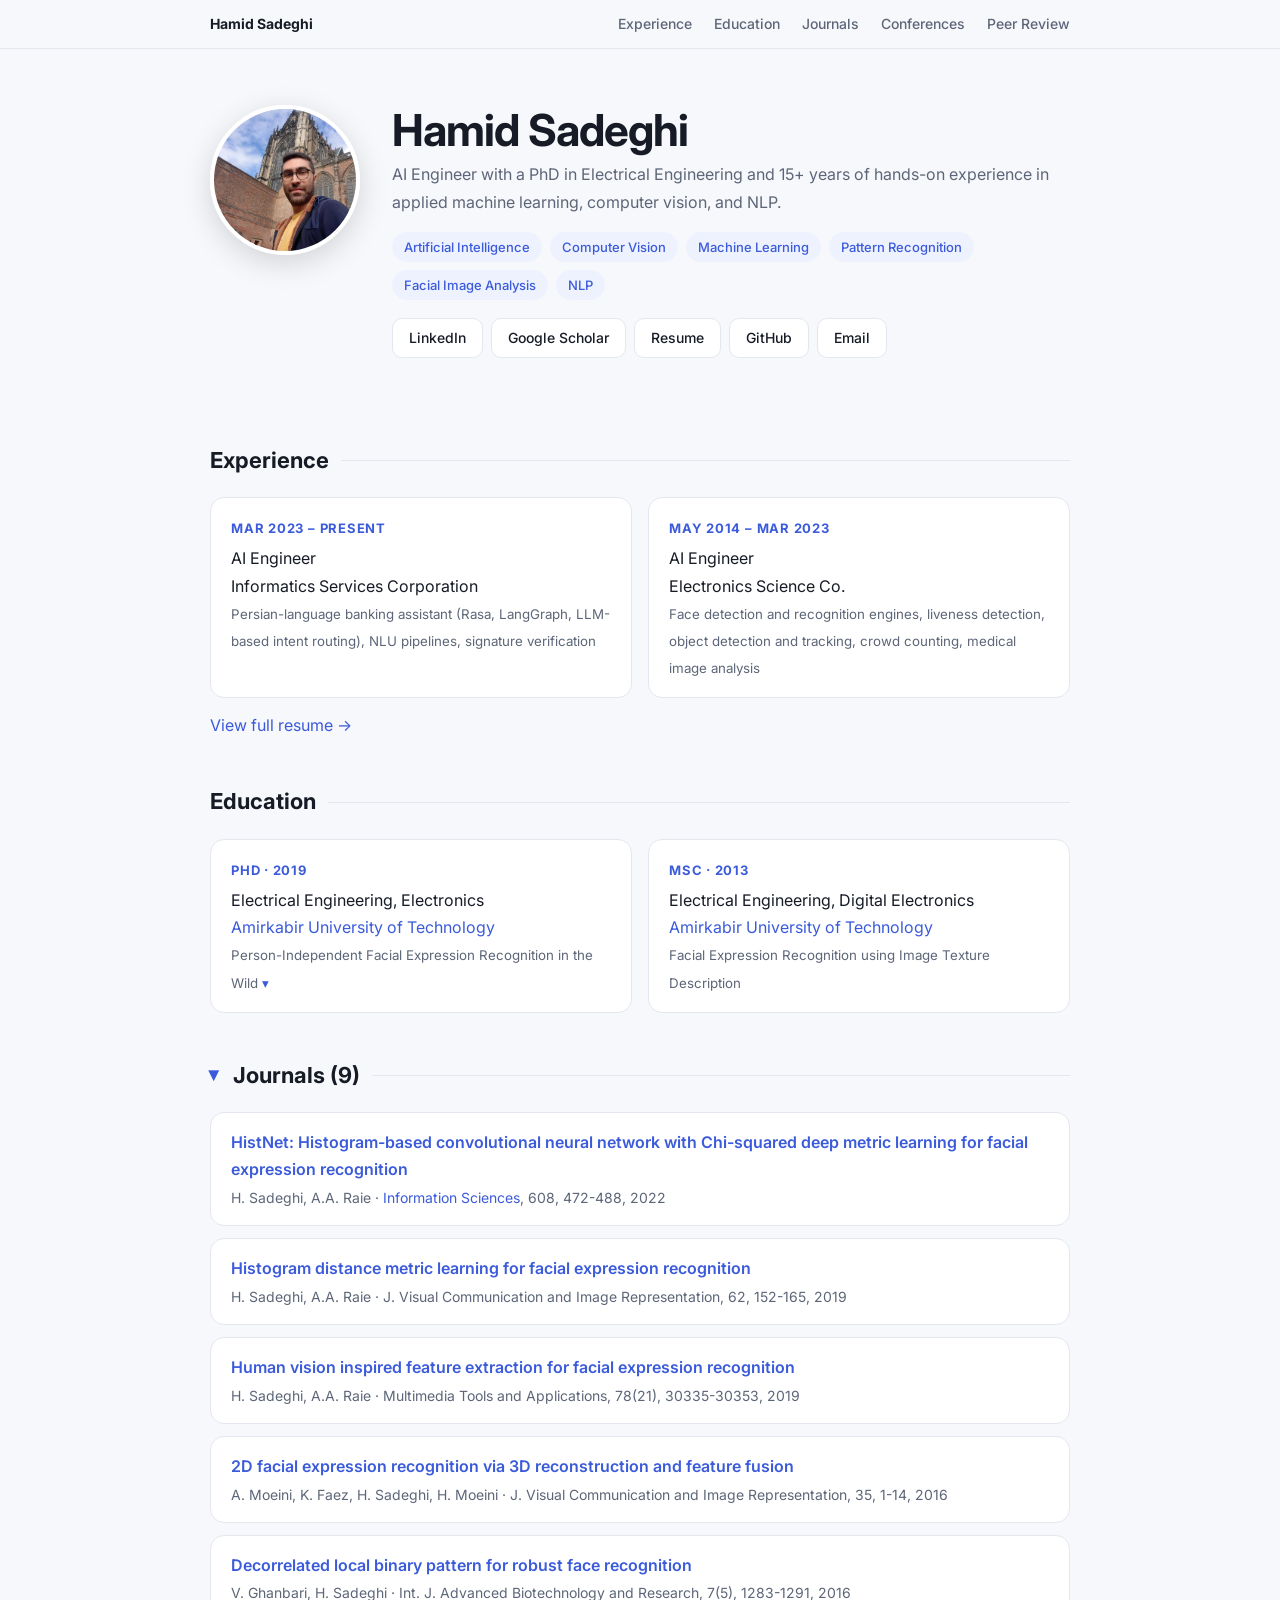
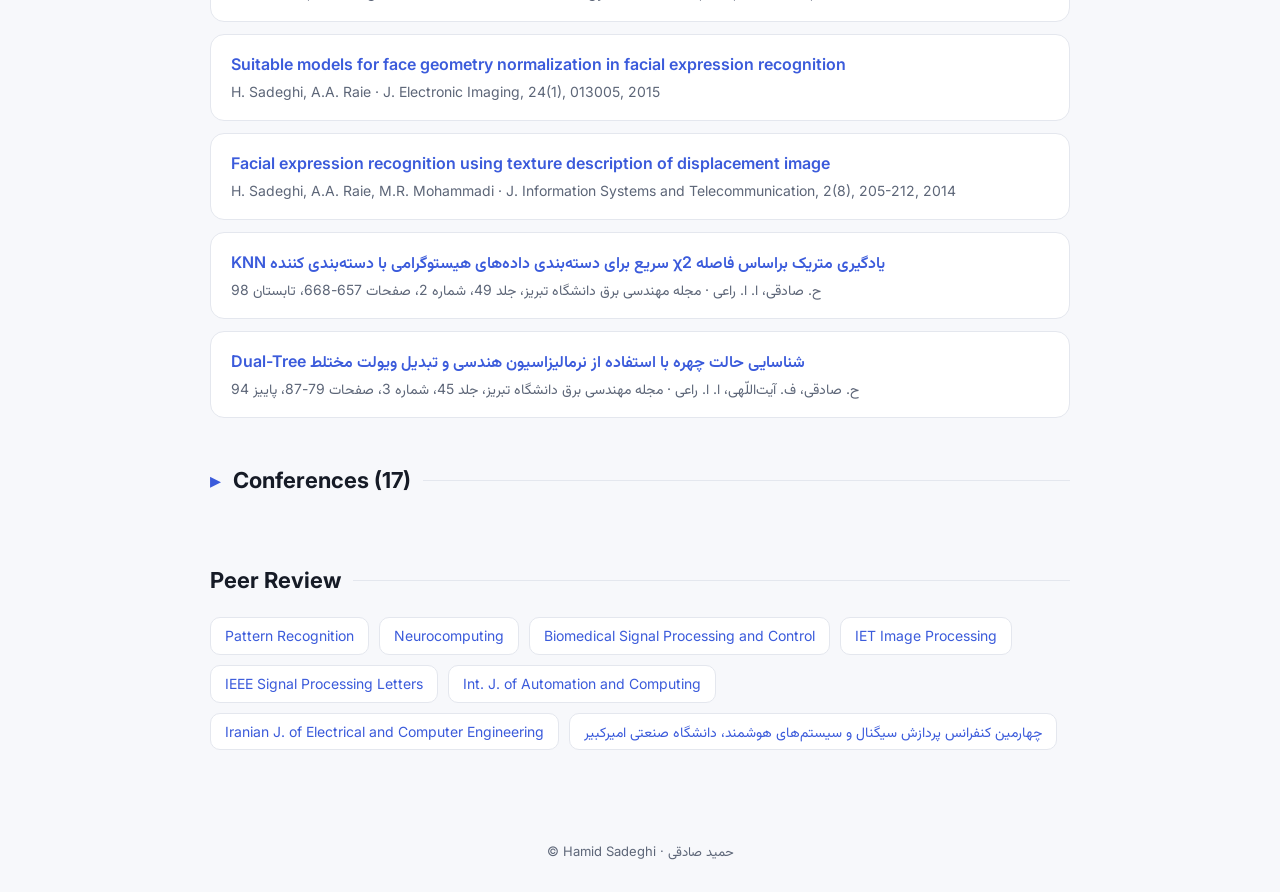
<file: index.html>
<!DOCTYPE html>
<html lang="en">
<head>
<meta charset="utf-8">
<meta name="google-site-verification" content="cqQcz8V1ty5s8wyBF8rBsdcqiaj-2mbiNQ55920vi58" />
<meta name="viewport" content="width=device-width, initial-scale=1">
<title>Hamid Sadeghi – AI Engineer | Computer Vision, NLP &amp; Machine Learning</title>
<meta name="description" content="Hamid Sadeghi, AI Engineer with a PhD in Electrical Engineering. 15+ years in machine learning, computer vision, and NLP. Publications, education, and links.">
<link rel="canonical" href="https://hamidsadeghi68.github.io/">
<meta property="og:type" content="website">
<meta property="og:title" content="Hamid Sadeghi – AI Engineer | Computer Vision, NLP &amp; Machine Learning">
<meta property="og:description" content="AI Engineer with a PhD in Electrical Engineering and 15+ years of experience in machine learning, computer vision, and NLP.">
<meta property="og:url" content="https://hamidsadeghi68.github.io/">
<meta property="og:image" content="https://hamidsadeghi68.github.io/images/hamid.jpg">
<meta name="twitter:card" content="summary">
<link rel="icon" href="/favicon.svg" type="image/svg+xml">
<script type="application/ld+json">{"@context":"https://schema.org","@type":"Person","name":"Hamid Sadeghi","alternateName":"حمید صادقی","jobTitle":"AI Engineer","description":"AI Engineer with a PhD in Electrical Engineering, specializing in computer vision, NLP and machine learning","url":"https://hamidsadeghi68.github.io/","image":"https://hamidsadeghi68.github.io/images/hamid.jpg","alumniOf":"Amirkabir University of Technology","worksFor":{"@type":"Organization","name":"Informatics Services Corporation"},"knowsAbout":["Computer Vision","Machine Learning","Natural Language Processing","Deep Learning","Facial Image Analysis"],"sameAs":["https://www.linkedin.com/in/hamidsadeghi68/","https://github.com/hamidsadeghi68","https://scholar.google.com/citations?user=UefF-PMAAAAJ","https://orcid.org/0000-0002-4435-9213"]}</script>
<link rel="preconnect" href="https://fonts.googleapis.com">
<link rel="preconnect" href="https://fonts.gstatic.com" crossorigin>
<link href="https://fonts.googleapis.com/css2?family=Inter:wght@400;500;600;700&family=Vazirmatn:wght@400;500;700&display=swap" rel="stylesheet">
<style>
:root{--bg:#f7f8fb;--card:#fff;--tx:#161b26;--mu:#5d6678;--ac:#3b5bdb;--ac2:#eef2ff;--bd:#e4e7ee}
@media(prefers-color-scheme:dark){:root{--bg:#0d1117;--card:#161b22;--tx:#e6edf3;--mu:#9aa5b4;--ac:#7c9cff;--ac2:#1c2540;--bd:#262d38}}
*{box-sizing:border-box}
html{scroll-behavior:smooth;scroll-padding-top:70px}
body{margin:0;background:var(--bg);color:var(--tx);font:16px/1.7 Inter,Vazirmatn,system-ui,sans-serif}
a{color:var(--ac);text-decoration:none}a:hover{text-decoration:underline}
nav{position:sticky;top:0;z-index:5;background:color-mix(in srgb,var(--bg) 85%,transparent);backdrop-filter:blur(12px);border-bottom:1px solid var(--bd)}
nav div{max-width:900px;margin:auto;padding:12px 20px;display:flex;gap:22px;flex-wrap:wrap;font-size:14px;font-weight:500}
nav b{margin-inline-end:auto}
nav a{color:var(--mu)}nav a:hover{color:var(--ac);text-decoration:none}
main{max-width:900px;margin:auto;padding:0 20px 60px}
.hero{display:flex;gap:32px;align-items:flex-start;padding:56px 0 40px}
.hero img{flex:none;aspect-ratio:1;width:150px;height:150px;border-radius:50%;object-fit:cover;border:4px solid var(--card);box-shadow:0 8px 30px rgba(0,0,0,.15)}
h1{font-size:clamp(30px,5vw,44px);line-height:1.15;margin:0 0 6px;letter-spacing:-.02em}
.sub{color:var(--mu);margin:0 0 16px}
.chips{display:flex;flex-wrap:wrap;gap:8px;margin-bottom:18px}
.chips span{background:var(--ac2);color:var(--ac);padding:4px 12px;border-radius:99px;font-size:13px;font-weight:500}
.btns a{display:inline-block;border:1px solid var(--bd);background:var(--card);color:var(--tx);padding:7px 16px;border-radius:10px;font-size:14px;font-weight:500;margin-inline-end:8px}
.btns a:hover{border-color:var(--ac);color:var(--ac);text-decoration:none}
section{margin-top:44px}
h2{font-size:22px;margin:0 0 18px;display:flex;align-items:center;gap:12px}
h2:after{content:"";flex:1;height:1px;background:var(--bd)}
.edu{display:grid;grid-template-columns:repeat(auto-fit,minmax(280px,1fr));gap:16px}
.card,li{background:var(--card);border:1px solid var(--bd);border-radius:14px;padding:16px 20px}
.card b{color:var(--ac);font-size:13px;text-transform:uppercase;letter-spacing:.06em}
.card p{margin:4px 0 0}.card small{color:var(--mu)}
ul{list-style:none;margin:0;padding:0;display:grid;gap:12px}
li{transition:.15s}li:hover{border-color:var(--ac);transform:translateY(-1px)}
li a{font-weight:600;display:block}
li .m{color:var(--mu);font-size:14px;margin-top:2px}
li.star{border-color:#f0b429}li.star .m:after{content:" ★ Best Paper";color:#d9a006;font-weight:600}
li[dir=rtl].star .m:after{content:" ★ مقاله برتر"}
.rev{display:flex;flex-wrap:wrap;gap:10px}
.rev a{background:var(--card);border:1px solid var(--bd);padding:6px 14px;border-radius:10px;font-size:14px}
summary{cursor:pointer;list-style:none}summary::-webkit-details-marker{display:none}summary h2{margin-bottom:18px}summary h2:before{content:"▸";color:var(--ac);transition:.2s}details[open]>summary h2:before{transform:rotate(90deg)}
.card summary small:after{content:" ▾";color:var(--ac)}.ab{font-size:14px;color:var(--mu)}
#up{position:fixed;inset-inline-end:20px;bottom:20px;width:42px;height:42px;border-radius:50%;background:var(--ac);color:var(--bg);display:flex;align-items:center;justify-content:center;font-size:20px;opacity:0;pointer-events:none;transition:.2s;box-shadow:0 4px 14px rgba(0,0,0,.2)}#up.show{opacity:1;pointer-events:auto}#up:hover{text-decoration:none}
footer{text-align:center;color:var(--mu);font-size:13px;padding:30px}
@media(max-width:600px){nav div{flex-wrap:nowrap;overflow-x:auto;gap:18px}nav b{display:none}nav a{white-space:nowrap}.hero{flex-direction:column;align-items:center;text-align:center}.chips,.btns{justify-content:center}}
</style>
</head>
<body>
<nav><div><b>Hamid Sadeghi</b><a href="#experience">Experience</a><a href="#education">Education</a><a href="#journals">Journals</a><a href="#conferences">Conferences</a><a href="#review">Peer Review</a></div></nav>
<main>
<header class="hero">
<img src="images/hamid.jpg" alt="Hamid Sadeghi">
<div>
<h1>Hamid Sadeghi</h1>
<p class="sub">AI Engineer with a PhD in Electrical Engineering and 15+ years of hands-on experience in applied machine learning, computer vision, and NLP.</p>
<div class="chips"><span>Artificial Intelligence</span><span>Computer Vision</span><span>Machine Learning</span><span>Pattern Recognition</span><span>Facial Image Analysis</span><span>NLP</span></div>
<div class="btns"><a href="https://www.linkedin.com/in/hamidsadeghi68/">LinkedIn</a><a href="https://scholar.google.com/citations?user=UefF-PMAAAAJ&hl=en">Google Scholar</a><a href="resume.html">Resume</a><a href="https://github.com/hamidsadeghi68">GitHub</a><a href="#" id="em">Email</a></div>
</div>
</header>

<section id="experience"><h2>Experience</h2>
<div class="edu">
<div class="card"><b>Mar 2023 – Present</b><p>AI Engineer<br>Informatics Services Corporation</p><small>Persian-language banking assistant (Rasa, LangGraph, LLM-based intent routing), NLU pipelines, signature verification</small></div>
<div class="card"><b>May 2014 – Mar 2023</b><p>AI Engineer<br>Electronics Science Co.</p><small>Face detection and recognition engines, liveness detection, object detection and tracking, crowd counting, medical image analysis</small></div>
</div><p style="margin-top:14px"><a href="resume.html">View full resume →</a></p></section>

<section id="education"><h2>Education</h2>
<div class="edu">
<div class="card"><b>PhD · 2019</b><p>Electrical Engineering, Electronics<br><a href="https://aut.ac.ir/">Amirkabir University of Technology</a></p><details><summary><small>Person-Independent Facial Expression Recognition in the Wild</small></summary><p class="ab">This thesis addresses facial expression recognition in uncontrolled conditions, focusing on feature extraction and classification. It proposes a texture descriptor inspired by the human vision system, a histogram metric learning algorithm based on a modified chi-squared distance with a convex loss function, and a histogram-based convolutional neural network trained end-to-end with a metric-learning loss. Person-independent accuracy reached 89.24% on RAF, 61.01% on SFEW, 83.41% on MMI and 98.47% on CK+, exceeding the best previously reported results by 2.24, 2.87, 4.88 and 1.17 points.<br><i>Keywords: metric learning, convolutional neural network, feature extraction, histogram classification.</i><br><a href="https://aut.ac.ir/content/6089/Automatic-Detection-of-Facial-Expression-in-Uncontrolled-Images">AUT news article about this research →</a></p></details></div>
<div class="card"><b>MSc · 2013</b><p>Electrical Engineering, Digital Electronics<br><a href="https://aut.ac.ir/">Amirkabir University of Technology</a></p><small>Facial Expression Recognition using Image Texture Description</small></div>
</div></section>

<section id="journals"><details open><summary><h2>Journals (9)</h2></summary><ul>
<li dir="auto"><a href="https://www.sciencedirect.com/science/article/abs/pii/S0020025522006867">HistNet: Histogram-based convolutional neural network with Chi-squared deep metric learning for facial expression recognition</a><div class="m">H. Sadeghi, A.A. Raie · <a href="https://www.sciencedirect.com/journal/information-sciences" style="display:inline;font-weight:400">Information Sciences</a>, 608, 472-488, 2022</div></li>
<li dir="auto"><a href="https://www.sciencedirect.com/science/article/pii/S1047320319301592">Histogram distance metric learning for facial expression recognition</a><div class="m">H. Sadeghi, A.A. Raie · J. Visual Communication and Image Representation, 62, 152-165, 2019</div></li>
<li dir="auto"><a href="https://link.springer.com/article/10.1007/s11042-019-07863-z">Human vision inspired feature extraction for facial expression recognition</a><div class="m">H. Sadeghi, A.A. Raie · Multimedia Tools and Applications, 78(21), 30335-30353, 2019</div></li>
<li dir="auto"><a href="http://www.sciencedirect.com/science/article/pii/S1047320315002229">2D facial expression recognition via 3D reconstruction and feature fusion</a><div class="m">A. Moeini, K. Faez, H. Sadeghi, H. Moeini · J. Visual Communication and Image Representation, 35, 1-14, 2016</div></li>
<li dir="auto"><a href="http://bipublication.com/files/ijabr201605163_Vahid.pdf">Decorrelated local binary pattern for robust face recognition</a><div class="m">V. Ghanbari, H. Sadeghi · Int. J. Advanced Biotechnology and Research, 7(5), 1283-1291, 2016</div></li>
<li dir="auto"><a href="http://electronicimaging.spiedigitallibrary.org/article.aspx?articleid=2089719">Suitable models for face geometry normalization in facial expression recognition</a><div class="m">H. Sadeghi, A.A. Raie · J. Electronic Imaging, 24(1), 013005, 2015</div></li>
<li dir="auto"><a href="http://jist.ir/Article/13930805111692810">Facial expression recognition using texture description of displacement image</a><div class="m">H. Sadeghi, A.A. Raie, M.R. Mohammadi · J. Information Systems and Telecommunication, 2(8), 205-212, 2014</div></li>
<li dir="auto"><a href="https://tjee.tabrizu.ac.ir/article_9128_fa.html">یادگیری متریک براساس فاصله χ2 سریع برای دسته‌بندی داده‌های هیستوگرامی با دسته‌بندی کننده KNN</a><div class="m">ح. صادقی، ا. ا. راعی · مجله مهندسی برق دانشگاه تبریز، جلد 49، شماره 2، صفحات 657-668، تابستان 98</div></li>
<li dir="auto"><a href="http://tjee.tabrizu.ac.ir/article_2977_354.html">شناسایی حالت چهره با استفاده از نرمالیزاسیون هندسی و تبدیل ویولت مختلط Dual-Tree</a><div class="m">ح. صادقی، ف. آیت‌اللّهی، ا. ا. راعی · مجله مهندسی برق دانشگاه تبریز، جلد 45، شماره 3، صفحات 79-87، پاییز 94</div></li>
</ul></details></section>

<section id="conferences"><details><summary><h2>Conferences (17)</h2></summary><ul>
<li dir="auto"><a href="https://ieeexplore.ieee.org/document/8342346">Approximated chi-square distance for histogram matching in facial image analysis: face and expression recognition</a><div class="m">H. Sadeghi, A.A. Raie · MVIP 2017, Isfahan, Iran, pp. 188-191, IEEE, 2017</div></li>
<li dir="auto"><a href="https://civilica.com/doc/497432/">Illumination invariant visual tracking via Kalman filtering and efficient feature matching</a><div class="m">V. Ghanbari, H. Sadeghi, M.R. Nargesi · 1st Int. Conf. on New Research Achievements in Electrical and Computer Engineering, Tehran, 2016</div></li>
<li dir="auto"><a href="http://link.springer.com/chapter/10.1007/978-3-319-10849-0_11">Semi-dynamic facial expression recognition based on masked displacement image</a><div class="m">H. Sadeghi, A.A. Raie · AISP 2013, Tehran, Springer, pp. 100-108, 2014</div></li>
<li dir="auto"><a href="https://ieeexplore.ieee.org/document/6779970">Facial expression recognition using geometric normalization and appearance representation</a><div class="m">H. Sadeghi, A.A. Raie, M.R. Mohammadi · MVIP 2013, Zanjan, Iran, IEEE, pp. 159-163, 2013</div></li>
<li dir="auto"><strong>Probabilistic facial expression recognition generic elastic models from a single image for large pose face synthesis and recognition and reconstruction</strong><div class="m">A. Moeini, K. Faez, H. Sadeghi · IEEE ICMLA 2013 (accepted, not published)</div></li>
<li dir="auto"><a href="https://csi.org.ir/fa/paper/view/id/2695">یک شبکه عصبی کانولوشنی هیستوگرامی برای شناسایی حالت چهره</a><div class="m">ح. صادقی، ا. ا. راعی · بیست و پنجمین کنفرانس ملی سالانه انجمن کامپیوتر ایران، تهران، 1398</div></li>
<li dir="auto"><a href="https://civilica.com/doc/741450/">شناسایی حالت چهره در تصاویر کنترل شده و کنترل نشده با استفاده از یادگیری متریک</a><div class="m">ح. صادقی، ا. ا. راعی · دهمین کنفرانس بینایی ماشین و پردازش تصویر ایران، اصفهان، 1396</div></li>
<li dir="auto"><a href="https://civilica.com/doc/729440/">یادگیری متریک هیستوگرامی χ2 با تنظیم‌کننده dropout</a><div class="m">ح. صادقی، ا. ا. راعی · سومین کنفرانس پردازش سیگنال و سیستم‌های هوشمند ایران، دانشگاه صنعتی شاهرود، 1396</div></li>
<li dir="auto" class="star"><a href="https://csi.org.ir/fa/paper/view/id/2480">شناسایی حالت چهره با استفاده از توصیف بافت تصویر براساس ویژگی‌هایی مبتنی بر فیلتر گابور و سیستم بینایی انسان</a><div class="m">ح. صادقی، ا. ا. راعی · بیست و سومین کنفرانس ملی سالانه انجمن کامپیوتر ایران، تهران، 1396</div></li>
<li dir="auto"><a href="https://civilica.com/doc/497386/">موقعیت‌یابی نقاط چهره براساس توصیفگر هیستوگرام گرادیان جهت‌دار و جستجوی گروهی و مجزای نقاط چهره</a><div class="m">ح. صادقی، و. قنبری · اولین کنفرانس بین‌المللی دستاوردهای نوین پژوهشی در مهندسی برق و کامپیوتر، تهران، 1395</div></li>
<li dir="auto"><a href="https://civilica.com/doc/497431/">الگوهای دودویی محلی ناهمبسته برای شناسایی مقاوم چهره</a><div class="m">و. قنبری، ح. صادقی · اولین کنفرانس بین‌المللی دستاوردهای نوین پژوهشی در مهندسی برق و کامپیوتر، تهران، 1395</div></li>
<li dir="auto"><a href="https://civilica.com/doc/555715/">یادگیری متریک در داده‌های هیستوگرامی براساس اصلاح معیار فاصله χ2</a><div class="m">ح. صادقی، ا. ا. راعی · اولین کنفرانس بین‌المللی چشم‌اندازهای نو در مهندسی برق و کامپیوتر، تهران، 1395</div></li>
<li dir="auto"><a href="https://civilica.com/doc/459524/">شناسایی حالت چهره با اعمال ماسک‌های مشتق گوسی برای استخراج ویژگی‌های عدد جهت‌دار محلی از تصویر تفاضلی</a><div class="m">م. نجم‌آبادی، ا. ا. راعی، ح. صادقی · هفتمین کنفرانس ملی مهندسی برق و الکترونیک ایران، گناباد، 1394</div></li>
<li dir="auto"><strong>شناسایی حالت چهره با استفاده از مدل میانگین و تبدیل ویولت DT-CWT</strong><div class="m">ح. صادقی، ف. آیت‌اللّهی، ا. ا. راعی · بیست و دومین کنفرانس مهندسی برق ایران، تهران، 1393</div></li>
<li dir="auto"><a href="https://civilica.com/doc/373492/">تشخیص عیوب و موقعیت‌یابی خودکار پایه‌های اتصال در فن‌آوری ساخت آی-سی با ارائه تعریف جدیدی از الگوهای دودویی محلی</a><div class="m">ح. صادقی، ا. ا. راعی، ح. کاتوزیان · دومین کنفرانس بین‌المللی بازشناسی الگو و تحلیل تصویر ایران، گیلان، 1393</div></li>
<li dir="auto"><a href="https://civilica.com/doc/373482/">شناسایی حالت چهره با اعمال توصیفگر عدد جهت‌دار محلی بر روی تصویر تفاضلی</a><div class="m">م. نجم‌آبادی، ا. ا. راعی، ح. صادقی · دومین کنفرانس بین‌المللی بازشناسی الگو و تحلیل تصویر ایران، گیلان، 1393</div></li>
<li dir="auto"><a href="https://civilica.com/doc/208076/">شناسایی حالت چهره با استفاده از توصیف بافت تصویر جابجایی</a><div class="m">ح. صادقی، ا. ا. راعی، م. ر. محمدی · بیست و یکمین کنفرانس مهندسی برق ایران، مشهد، اردیبهشت 1392</div></li>
</ul></details></section>

<section id="review"><h2>Peer Review</h2><div class="rev">
<a href="https://www.sciencedirect.com/journal/pattern-recognition">Pattern Recognition</a>
<a href="https://www.journals.elsevier.com/neurocomputing">Neurocomputing</a>
<a href="https://www.sciencedirect.com/journal/biomedical-signal-processing-and-control">Biomedical Signal Processing and Control</a>
<a href="https://digital-library.theiet.org/content/journals/iet-ipr">IET Image Processing</a>
<a href="https://ieeexplore.ieee.org/xpl/RecentIssue.jsp?punumber=97">IEEE Signal Processing Letters</a>
<a href="http://www.ijac.net/">Int. J. of Automation and Computing</a>
<a href="http://www.ijece.org/">Iranian J. of Electrical and Computer Engineering</a>
<a href="https://civilica.com/papers/l-9948/">چهارمین کنفرانس پردازش سیگنال و سیستم‌های هوشمند، دانشگاه صنعتی امیرکبیر</a>
</div></section>
</main>
<footer>© Hamid Sadeghi · <span lang="fa">حمید صادقی</span></footer>
<script>document.getElementById("em").onclick=function(e){e.preventDefault();var a="hamid.sadeghi68"+"@"+"gmail.com",b=this;if(/Mobi|Android|iPhone/i.test(navigator.userAgent)){location.href="mailto:"+a;return}navigator.clipboard.writeText(a).then(function(){b.textContent="Copied: "+a;setTimeout(function(){b.textContent="Email"},3000)},function(){b.textContent=a})}</script>
<a href="#" id="up" aria-label="Back to top">↑</a>
<script>var u=document.getElementById("up");onscroll=function(){u.classList.toggle("show",scrollY>600)};u.onclick=function(e){e.preventDefault();scrollTo({top:0,behavior:"smooth"})}</script>
</body>
</html>
</file>
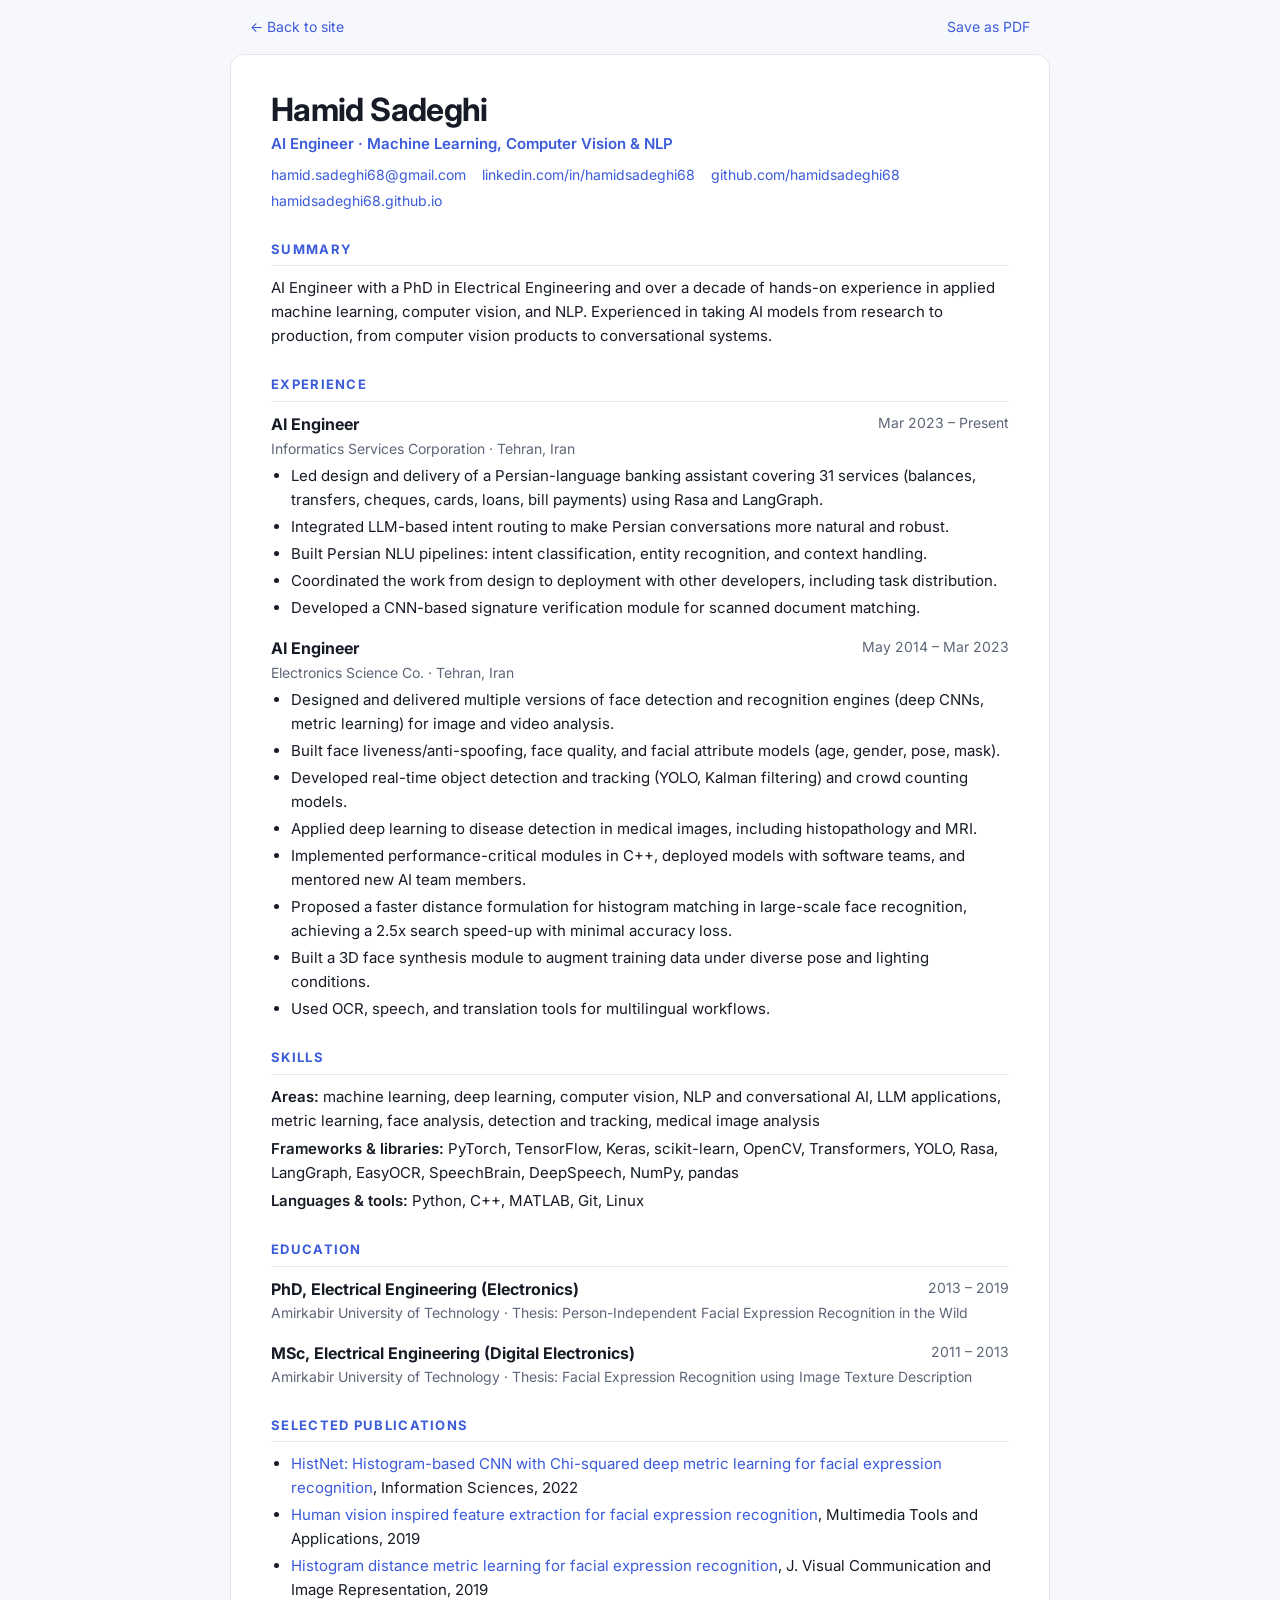
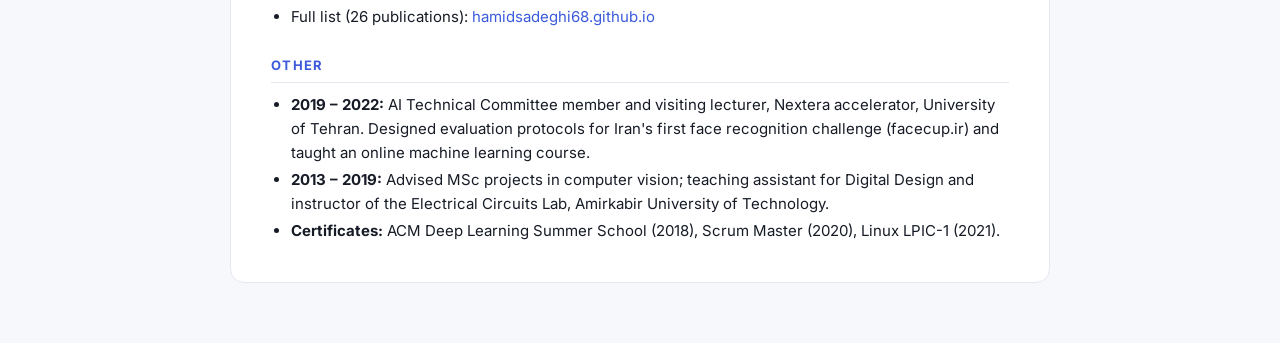
<file: resume.html>
<!DOCTYPE html>
<html lang="en">
<head>
<meta charset="utf-8">
<meta name="viewport" content="width=device-width, initial-scale=1">
<title>Hamid Sadeghi – Resume</title>
<meta name="description" content="Resume of Hamid Sadeghi, AI Engineer with a PhD in Electrical Engineering.">
<link href="https://fonts.googleapis.com/css2?family=Inter:wght@400;500;600;700&display=swap" rel="stylesheet">
<style>
:root{--bg:#f7f8fb;--card:#fff;--tx:#161b26;--mu:#5d6678;--ac:#3b5bdb;--bd:#e4e7ee}
@media(prefers-color-scheme:dark){:root{--bg:#0d1117;--card:#161b22;--tx:#e6edf3;--mu:#9aa5b4;--ac:#7c9cff;--bd:#262d38}}
*{box-sizing:border-box}
body{margin:0;background:var(--bg);color:var(--tx);font:15px/1.6 Inter,system-ui,sans-serif}
a{color:var(--ac);text-decoration:none}a:hover{text-decoration:underline}
.top{max-width:820px;margin:auto;padding:16px 20px 0;display:flex;justify-content:space-between;font-size:14px}
main{max-width:820px;margin:16px auto 60px;background:var(--card);border:1px solid var(--bd);border-radius:14px;padding:36px 40px}
h1{font-size:32px;line-height:1.2;margin:0;letter-spacing:-.02em}
.role{color:var(--ac);font-weight:600;margin:2px 0 8px}
.links{color:var(--mu);font-size:14px;display:flex;flex-wrap:wrap;gap:4px 16px}
h2{font-size:13px;text-transform:uppercase;letter-spacing:.1em;color:var(--ac);margin:26px 0 10px;padding-bottom:6px;border-bottom:1px solid var(--bd)}
.job{margin-bottom:16px}
.row{display:flex;justify-content:space-between;gap:12px;flex-wrap:wrap}
.row b{font-size:16px}.row span{color:var(--mu);font-size:14px}
.co{color:var(--mu);font-size:14px;margin-bottom:4px}
ul{margin:4px 0 0;padding-inline-start:20px}li{margin-bottom:3px}
.sk p{margin:4px 0}.sk b{font-weight:600}
p{margin:6px 0}
@media(max-width:600px){main{padding:24px 20px}}
@media print{body{background:#fff;color:#000;font-size:11px}.top{display:none}main{border:0;margin:0;padding:0;max-width:none;background:#fff}a{color:#000}:root{--ac:#2f4ac0;--mu:#444;--bd:#ccc}h1{font-size:26px}h2{margin-top:16px}}
</style>
</head>
<body>
<div class="top"><a href="./">← Back to site</a><a href="#" onclick="print();return false">Save as PDF</a></div>
<main>
<h1>Hamid Sadeghi</h1>
<div class="role">AI Engineer · Machine Learning, Computer Vision &amp; NLP</div>
<div class="links"><span id="em"></span><a href="https://www.linkedin.com/in/hamidsadeghi68/">linkedin.com/in/hamidsadeghi68</a><a href="https://github.com/hamidsadeghi68">github.com/hamidsadeghi68</a><a href="https://hamidsadeghi68.github.io/">hamidsadeghi68.github.io</a></div>

<h2>Summary</h2>
<p>AI Engineer with a PhD in Electrical Engineering and over a decade of hands-on experience in applied machine learning, computer vision, and NLP. Experienced in taking AI models from research to production, from computer vision products to conversational systems.</p>

<h2>Experience</h2>
<div class="job"><div class="row"><b>AI Engineer</b><span>Mar 2023 – Present</span></div><div class="co">Informatics Services Corporation · Tehran, Iran</div><ul>
<li>Led design and delivery of a Persian-language banking assistant covering 31 services (balances, transfers, cheques, cards, loans, bill payments) using Rasa and LangGraph.</li>
<li>Integrated LLM-based intent routing to make Persian conversations more natural and robust.</li>
<li>Built Persian NLU pipelines: intent classification, entity recognition, and context handling.</li>
<li>Coordinated the work from design to deployment with other developers, including task distribution.</li>
<li>Developed a CNN-based signature verification module for scanned document matching.</li></ul></div>
<div class="job"><div class="row"><b>AI Engineer</b><span>May 2014 – Mar 2023</span></div><div class="co">Electronics Science Co. · Tehran, Iran</div><ul>
<li>Designed and delivered multiple versions of face detection and recognition engines (deep CNNs, metric learning) for image and video analysis.</li>
<li>Built face liveness/anti-spoofing, face quality, and facial attribute models (age, gender, pose, mask).</li>
<li>Developed real-time object detection and tracking (YOLO, Kalman filtering) and crowd counting models.</li>
<li>Applied deep learning to disease detection in medical images, including histopathology and MRI.</li>
<li>Implemented performance-critical modules in C++, deployed models with software teams, and mentored new AI team members.</li>
<li>Proposed a faster distance formulation for histogram matching in large-scale face recognition, achieving a 2.5x search speed-up with minimal accuracy loss.</li>
<li>Built a 3D face synthesis module to augment training data under diverse pose and lighting conditions.</li>
<li>Used OCR, speech, and translation tools for multilingual workflows.</li></ul></div>

<h2>Skills</h2>
<div class="sk">
<p><b>Areas:</b> machine learning, deep learning, computer vision, NLP and conversational AI, LLM applications, metric learning, face analysis, detection and tracking, medical image analysis</p>
<p><b>Frameworks &amp; libraries:</b> PyTorch, TensorFlow, Keras, scikit-learn, OpenCV, Transformers, YOLO, Rasa, LangGraph, EasyOCR, SpeechBrain, DeepSpeech, NumPy, pandas</p>
<p><b>Languages &amp; tools:</b> Python, C++, MATLAB, Git, Linux</p></div>

<h2>Education</h2>
<div class="job"><div class="row"><b>PhD, Electrical Engineering (Electronics)</b><span>2013 – 2019</span></div><div class="co">Amirkabir University of Technology · Thesis: Person-Independent Facial Expression Recognition in the Wild</div></div>
<div class="job"><div class="row"><b>MSc, Electrical Engineering (Digital Electronics)</b><span>2011 – 2013</span></div><div class="co">Amirkabir University of Technology · Thesis: Facial Expression Recognition using Image Texture Description</div></div>

<h2>Selected Publications</h2>
<ul>
<li><a href="https://www.sciencedirect.com/science/article/abs/pii/S0020025522006867">HistNet: Histogram-based CNN with Chi-squared deep metric learning for facial expression recognition</a>, Information Sciences, 2022</li>
<li><a href="https://link.springer.com/article/10.1007/s11042-019-07863-z">Human vision inspired feature extraction for facial expression recognition</a>, Multimedia Tools and Applications, 2019</li>
<li><a href="https://www.sciencedirect.com/science/article/pii/S1047320319301592">Histogram distance metric learning for facial expression recognition</a>, J. Visual Communication and Image Representation, 2019</li>
<li>Full list (26 publications): <a href="https://hamidsadeghi68.github.io/">hamidsadeghi68.github.io</a></li></ul>

<h2>Other</h2>
<ul>
<li><b>2019 – 2022:</b> AI Technical Committee member and visiting lecturer, Nextera accelerator, University of Tehran. Designed evaluation protocols for Iran's first face recognition challenge (facecup.ir) and taught an online machine learning course.</li>
<li><b>2013 – 2019:</b> Advised MSc projects in computer vision; teaching assistant for Digital Design and instructor of the Electrical Circuits Lab, Amirkabir University of Technology.</li>
<li><b>Certificates:</b> ACM Deep Learning Summer School (2018), Scrum Master (2020), Linux LPIC-1 (2021).</li></ul>
</main>
<script>var a="hamid.sadeghi68"+"@"+"gmail.com";document.getElementById("em").innerHTML='<a href="mailto:'+a+'">'+a+'</a>'</script>
</body>
</html>
</file>
